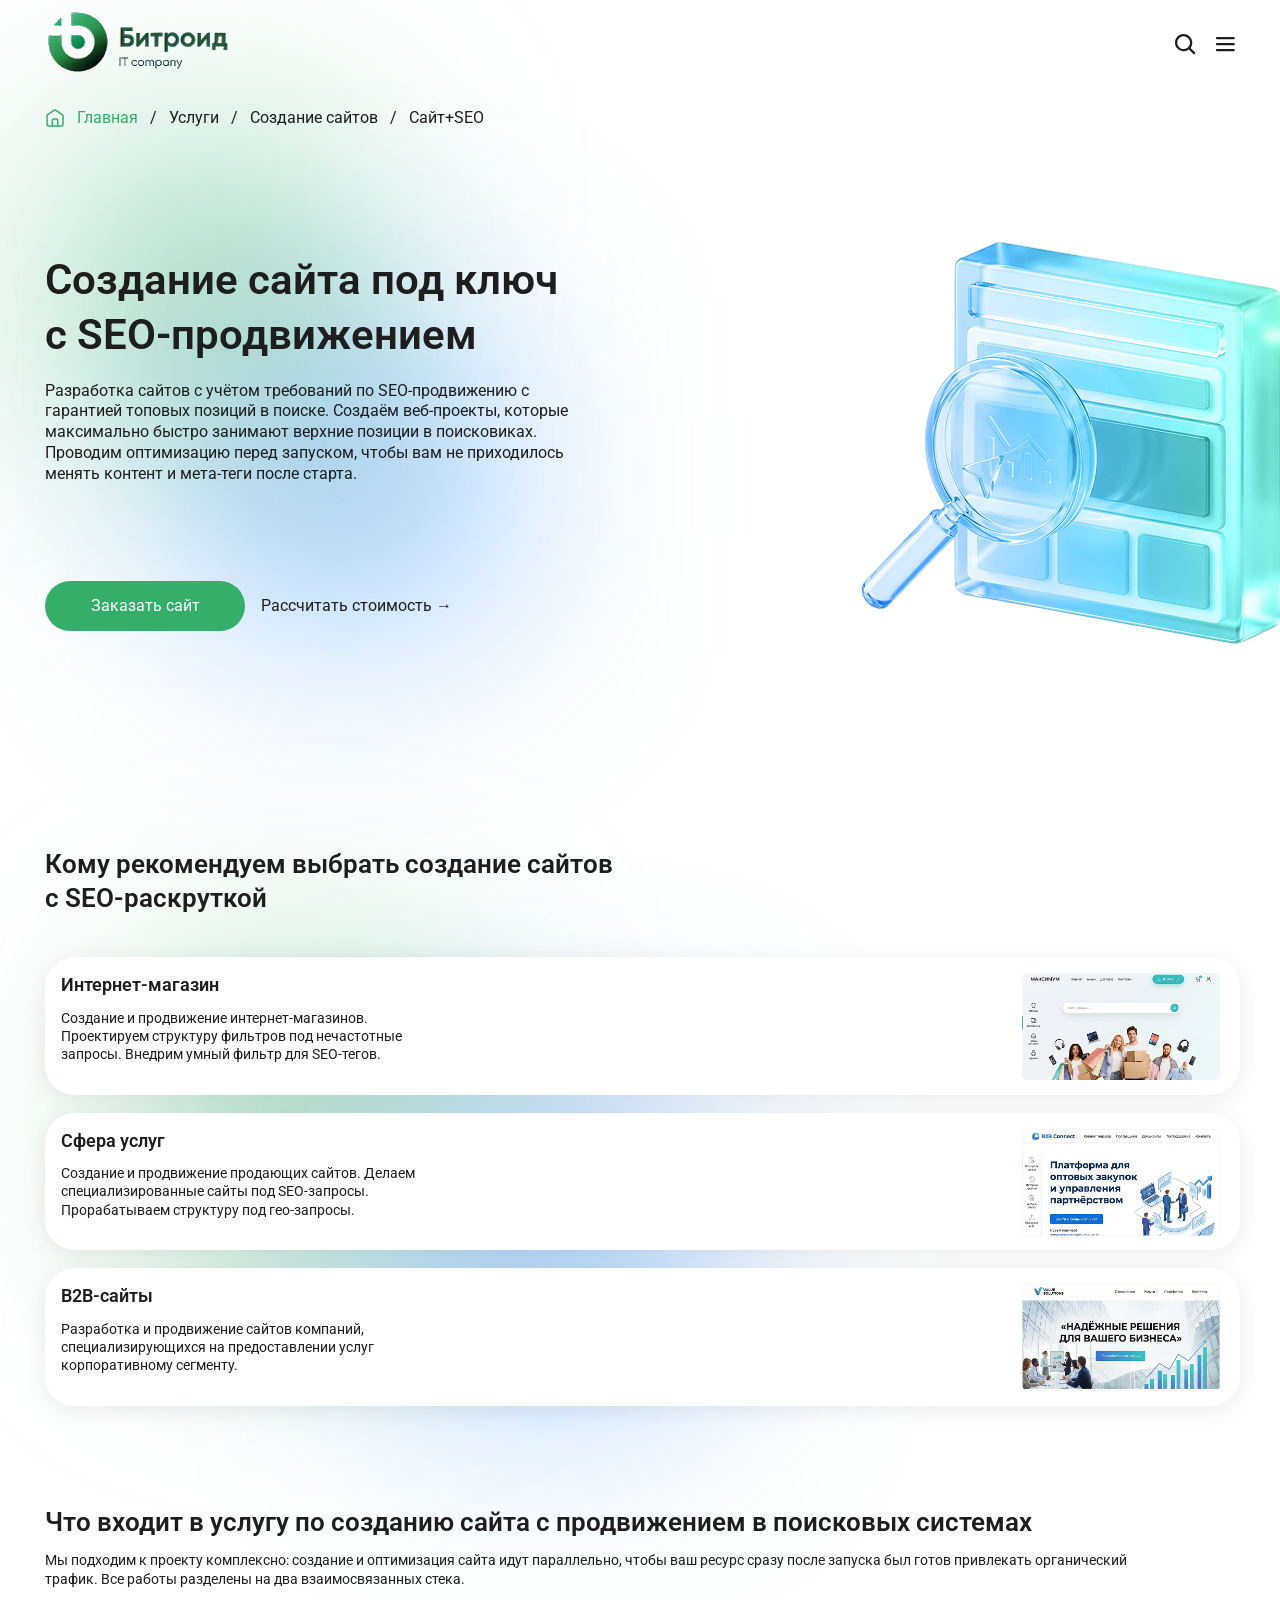
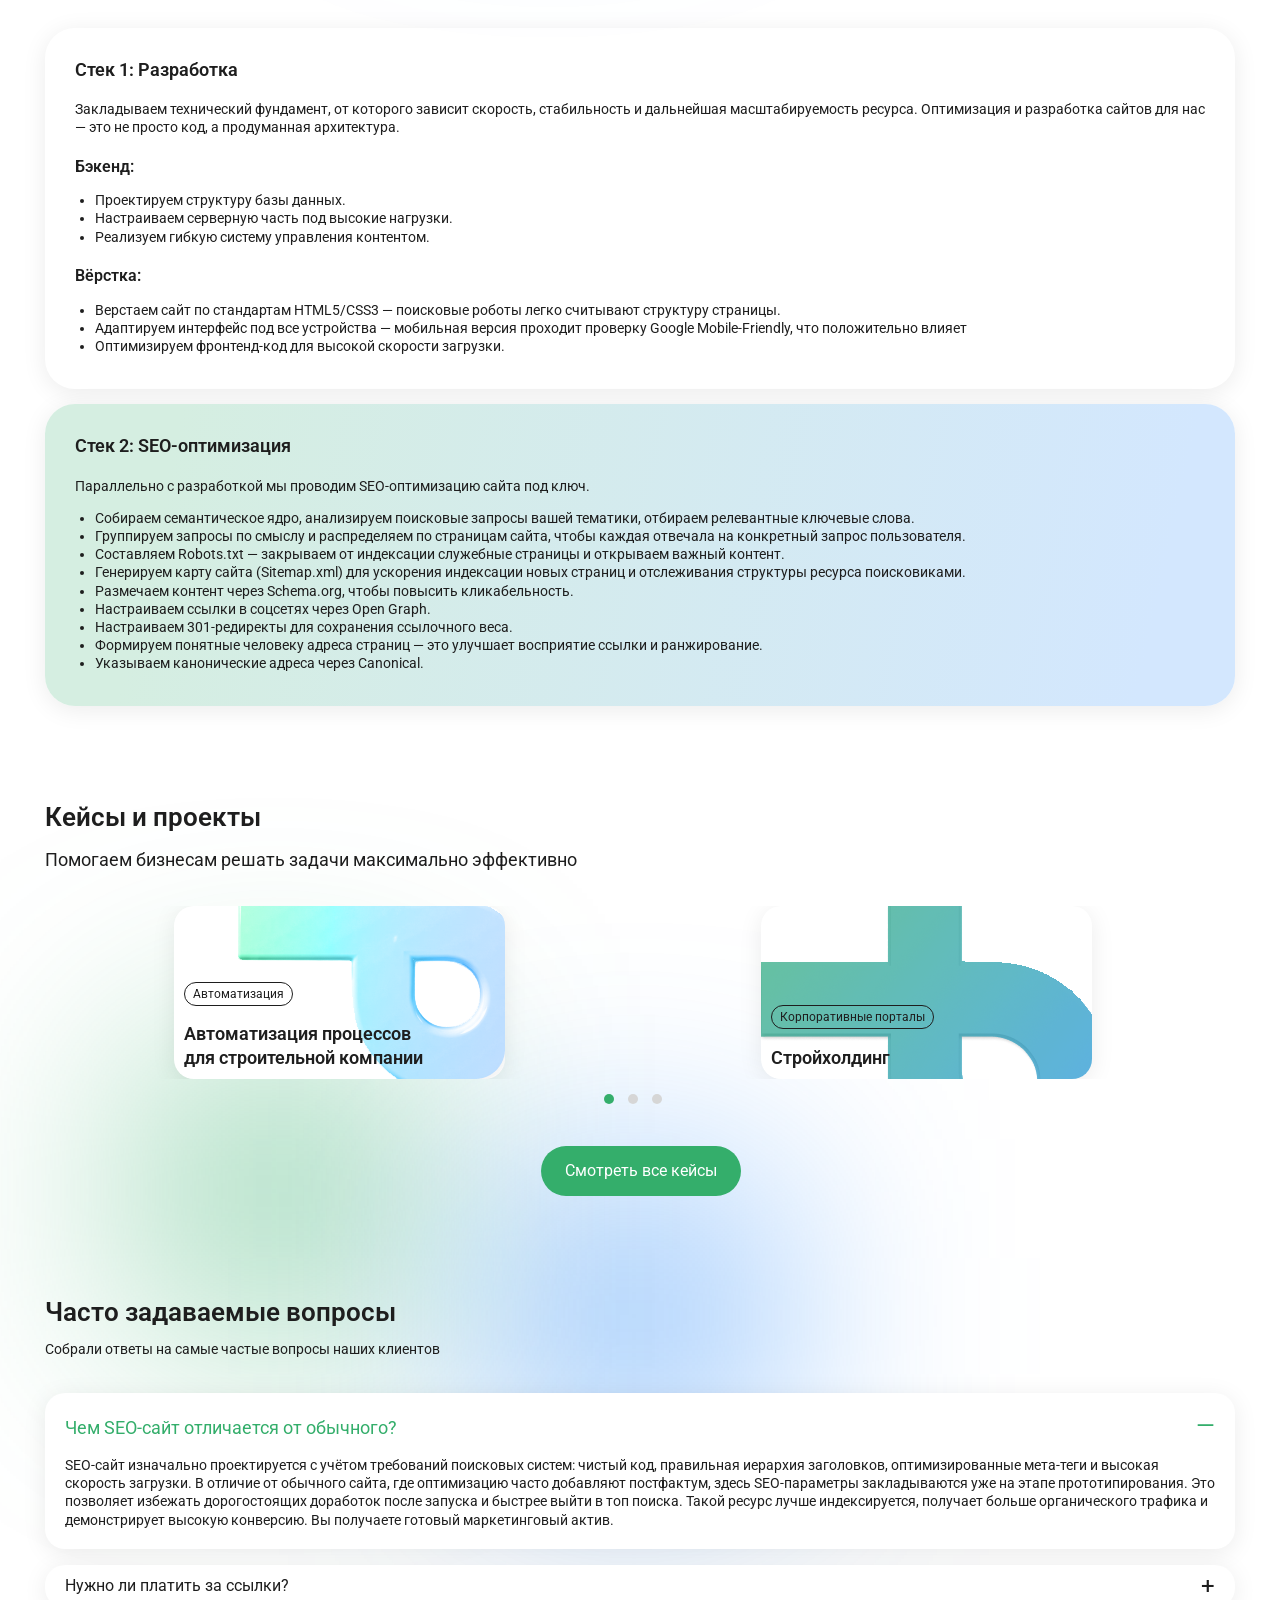
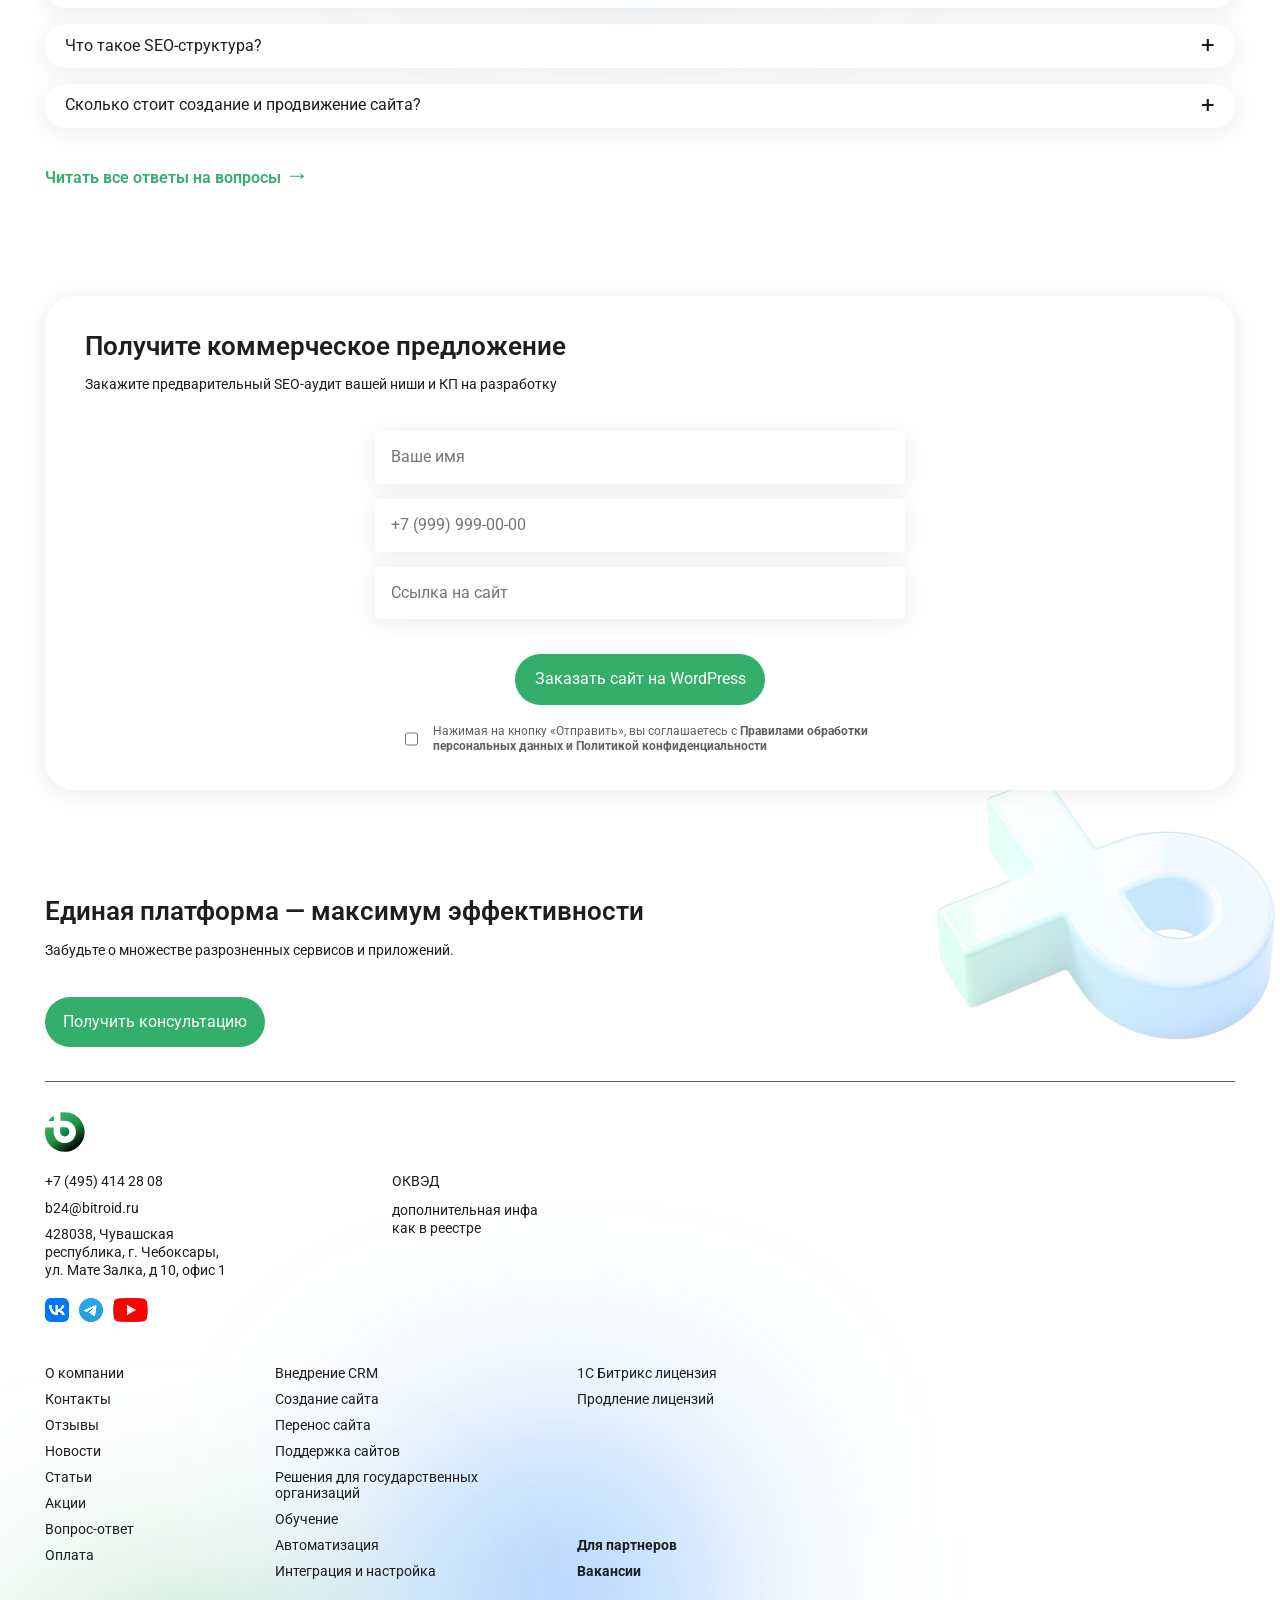
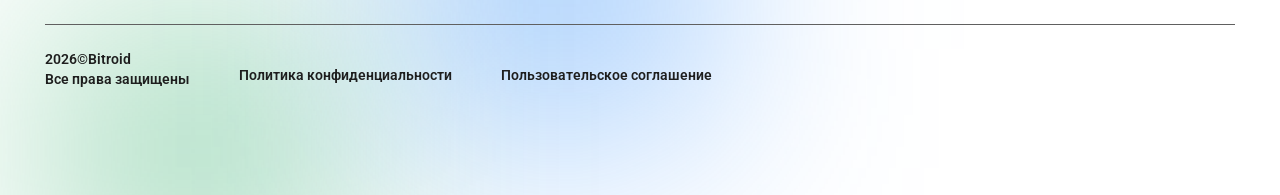
<file: index.html>
<!DOCTYPE html>
<html lang="ru">
<head>
    <meta charset="UTF-8">
    <meta name="viewport" content="width=device-width, initial-scale=1.0">
    <meta http-equiv="X-UA-Compatible" content="ie=edge">
    <link rel="preconnect" href="https://fonts.googleapis.com">
    <link rel="preconnect" href="https://fonts.gstatic.com" crossorigin>
    <link href="https://fonts.googleapis.com/css2?family=Roboto:ital,wght@0,100..900;1,100..900&display=swap" rel="stylesheet">
    <link rel="stylesheet" href="./css/normalize.css">
    <link rel="stylesheet" href="./css/typography.css">
    <link rel="stylesheet" href="./css/typography_laptop.css">
    <link rel="stylesheet" href="./css/typography_mobile.css">
    <link rel="stylesheet" href="./css/cases_carousel.css">
    <link rel="stylesheet" href="./css/header.css">
    <link rel="stylesheet" href="./css/header_laptop.css">
    <link rel="stylesheet" href="./css/header_mobile.css">
    <link rel="stylesheet" href="./css/main.css">
    <link rel="stylesheet" href="./css/main_laptop.css">
    <link rel="stylesheet" href="./css/main_mobile.css">
    <link rel="stylesheet" href="./css/footer.css">
    <link rel="stylesheet" href="./css/footer_laptop.css">
    <link rel="stylesheet" href="./css/footer_mobile.css">
    <link rel="stylesheet" href="https://cdnjs.cloudflare.com/ajax/libs/OwlCarousel2/2.3.4/assets/owl.carousel.css">
    <link rel="stylesheet" href="https://cdnjs.cloudflare.com/ajax/libs/OwlCarousel2/2.3.4/assets/owl.theme.default.min.css">
    <title>Bitrod - мегасуперкорпорация, прошу не путать с Androidом и Ведроидом</title>
</head>
<body>
<!--                                   HEADER                             -->      
<header>
    <!--                         Секция "Главное меню"                    -->    
    <section class="navigation_section">
        <a href="#" class="logo_block">
            <img src="./img/logo.png" alt="Bitroid.ru" width="198" height="64">
        </a>
        <div class="menu_block" data-isshow="0">
            <a href="#">
                Услуги
                <div class="icon_caretdown"></div>
            </a>
            <a href="#">
                Продукты
                <div class="icon_caretdown"></div>
            </a>
            <a href="#">
                <div>Готовые решения</div>
                <div class="icon_caretdown"></div>
            </a>
            <a href="#">
                <div>Кейсы и проекты</div>
                <div class="icon_caretdown"></div>
            </a>
            <a href="#">
                <div>О нас</div>
                <div class="icon_caretdown"></div>
            </a>
            <div class="icon_close"></div>
        </div>
        <div class="right_block">
            <a class="phone" href="tel:+74954142808">+7 (495) 414 28 08</a>
            <a href="#" class="search">
                <div class="icon_search"></div>
            </a>
            <div class="discuss_button">
                <button>Обсудить проект</button>
            </div>
            <div class="menu_icon_block">
                <div class="icon_menu"></div>
            </div>
        </div>
    </section>
    <!--                         Секция "Хлебные крошки"                       -->
    <section class="breadcrumb_section">
        <a href="#">
            <div class="icon_home"></div>
        </a>
        <a href="#" class="text_home">Главная</a>
        <div> / </div> 
        <a href="#">Услуги</a>
        <div> / </div> 
        <a href="#">Создание сайтов</a>
        <div> / </div>
        <a href="#">Сайт+SEO</a>
    </section>
</header>
<!--                                       MAIN                                 -->      
<main>
    <!--                   Секция "Баннер про создание сайта"                   -->
    <section class="main_section">
        <div class="blur_ellipse ellipse_blue"></div>
        <div class="blur_ellipse ellipse_green"></div>
        <div class="info_block">
            <h1>Создание сайта под ключ с SEO-продвижением</h1>
            <div class="content">Разработка сайтов с учётом требований по SEO-продвижению с гарантией топовых позиций в поиске. Создаём веб-проекты, которые максимально быстро занимают верхние позиции в поисковиках. Проводим оптимизацию перед запуском, чтобы вам не приходилось менять контент и мета-теги после старта.</div>
            <div class="buttons_block">
                <button></button>
                <a href="#">
                    <span>Рассчитать стоимость</span>
                    <span class="icon_arrow_right">→</span>
                </a>
            </div>
        </div>
    </section>
    <!--                        Секция "Кому рекомендуем?"                        -->
    <section class="recommendations_section">
        <div class="blur_ellipse ellipse_green"></div>
        <div class="blur_ellipse ellipse_blue"></div>
        <h2>Кому рекомендуем выбрать создание сайтов с SEO-раскруткой</h2>
        <div class="recommendations_items owl-theme">
            <div class="item recommendation">
                <div class="left_block">
                    <h3>Интернет-магазин</h3>
                    <div class="description desktop_text_m">Создание и продвижение интернет-магазинов. Проектируем структуру фильтров под нечастотные запросы. Внедрим умный фильтр для SEO-тегов.
                    </div>
                </div>
                <div class="image_block">
                    <img src="./img/recommendation01.jpg" alt="Интернет-магазин">
                </div>
            </div>
            <div class="item recommendation">
                <div class="left_block">
                    <h3>Сфера услуг</h3>
                    <div class="description desktop_text_m">Создание и продвижение продающих сайтов. Делаем специализированные сайты под SEO-запросы. Прорабатываем структуру под гео-запросы.
                    </div>
                </div>
                <div class="image_block">
                    <img src="./img/recommendation02.jpg" alt="Сфера услуг">
                </div>
            </div>
            <div class="item recommendation">
                <div class="left_block">                
                    <h3>B2B-сайты</h3>
                    <div class="description desktop_text_m">Разработка и продвижение сайтов компаний, специализирующихся на предоставлении услуг корпоративному сегменту.
                    </div>
                </div>
                <div class="image_block">
                    <img src="./img/recommendation03.jpg" alt="B2B-сайты">
                </div>                
            </div>            
        </div>
    </section>
    <!--                      Секция "Что входит в услугу"                           -->
    <section class="structure_section">
        <div class="title">
            <h2>Что входит в услугу по созданию сайта с продвижением в поисковых системах</h2>
            <div class="subtitle">Мы подходим к проекту комплексно: создание и оптимизация сайта идут параллельно, чтобы ваш ресурс сразу после запуска был готов привлекать органический трафик. Все работы разделены на два взаимосвязанных стека.</div>
        </div>
        <div class="stacks owl-theme">
            <div class="item stack desktop_text_l">
                <h3>Стек 1: Разработка</h3>
                <p>Закладываем технический фундамент, от которого зависит скорость, стабильность и дальнейшая масштабируемость ресурса. Оптимизация и разработка сайтов для нас — это не просто код, а продуманная архитектура.</p>
                <h4>Бэкенд:</h4>
                <ul>
                    <li>Проектируем структуру базы данных.</li>
                    <li>Настраиваем серверную часть под высокие нагрузки.</li>
                    <li>Реализуем гибкую систему управления контентом.</li>
                </ul>
                <h4>Вёрстка:</h4>
                <ul>
                    <li>Верстаем сайт по стандартам HTML5/CSS3 — поисковые роботы легко считывают структуру страницы.</li>
                    <li>Адаптируем интерфейс под все устройства — мобильная версия проходит проверку Google Mobile-Friendly, что положительно влияет</li>
                    <li>Оптимизируем фронтенд-код для высокой скорости загрузки.</li>
                </ul>
            </div>
            <div class="item stack desktop_text_l">
                <h3>Стек 2: SEO-оптимизация</h3>
                <p>Параллельно с разработкой мы проводим SEO-оптимизацию сайта под ключ.</p>
                <ul>
                    <li>Собираем семантическое ядро, анализируем поисковые запросы вашей тематики, отбираем релевантные ключевые слова.</li>
                    <li>Группируем запросы по смыслу и распределяем по страницам сайта, чтобы каждая отвечала на конкретный запрос пользователя.</li>
                    <li>Составляем Robots.txt — закрываем от индексации служебные страницы и открываем важный контент.</li>
                    <li>Генерируем карту сайта (Sitemap.xml) для ускорения индексации новых страниц и отслеживания структуры ресурса поисковиками.</li>
                    <li>Размечаем контент через Schema.org, чтобы повысить кликабельность.</li>
                    <li>Настраиваем ссылки в соцсетях через Open Graph.</li>
                    <li>Настраиваем 301-редиректы для сохранения ссылочного веса.</li>
                    <li>Формируем понятные человеку адреса страниц — это улучшает восприятие ссылки и ранжирование.</li>
                    <li>Указываем канонические адреса через Canonical.</li>
                </ul>                
            </div>
        </div>
    </section>
    <!--                                 Секция "Кейсы"                             -->    
    <section class="cases_section">
        <div class="blur_ellipse ellipse_green"></div>
        <div class="blur_ellipse ellipse_blue"></div>
        <h2>Кейсы и проекты</h2>
        <div class="subtitle">Помогаем бизнесам решать задачи максимально эффективно</div>
        <div class="carousel_wrap">
            <div class="cases_carousel owl-carousel owl-theme">
                <div class="item">
                    <div class="case case_left">
                        <a href="#" class="read_case dekstop_text_l_2">Читать кейс &gt;</a>
                        <div class="description desktop_text_m">Ускорили выполнение задач строительной компании на 20%.</div>   
                        <h3>Автоматизация процессов для строительной компании</h3>
                        <a class="tags" href="#">
                            <span class="category dekstop_links">Автоматизация</span>
                        </a>
                    </div>                
                </div>
                <div class="item">
                    <div class="case case_center">
                        <a href="#" class="read_case dekstop_text_l_2">Читать кейс &gt;</a>
                        <div class="description desktop_text_m">Ускорили выполнение задач строительной компании на 20%.</div>   
                        <h3>Стройхолдинг</h3>
                        <a class="tags" href="#">
                            <span class="category dekstop_links">Корпоративные порталы</span>
                        </a>
                    </div>                
                </div>
                <div class="item">
                    <div class="case case_right">
                        <a href="#" class="read_case dekstop_text_l_2">Читать кейс &gt;</a>
                        <div class="description desktop_text_m">Ускорили выполнение задач строительной компании на 20%.</div>   
                        <h3>Автоматизация процессов для строительной компании</h3>
                        <a class="tags" href="#">
                            <span class="category dekstop_links">Автоматизация</span>
                        </a>
                    </div>                
                </div>
                <div class="item">
                    <div class="case case_left">
                        <a href="#" class="read_case dekstop_text_l_2">Читать кейс &gt;</a>
                        <div class="description desktop_text_m">Ускорили выполнение задач строительной компании на 20%.</div>   
                        <h3>Автоматизация процессов для строительной компании</h3>
                        <a class="tags" href="#">
                            <span class="category dekstop_links">Автоматизация</span>
                        </a>
                    </div>                
                </div>
                <div class="item">
                    <div class="case case_center">
                        <a href="#" class="read_case dekstop_text_l_2">Читать кейс &gt;</a>
                        <div class="description desktop_text_m">Ускорили выполнение задач строительной компании на 20%.</div>   
                        <h3>Стройхолдинг</h3>
                        <a class="tags" href="#">
                            <span class="category dekstop_links">Корпоративные порталы</span>
                        </a>
                    </div>                
                </div>
                <div class="item">
                    <div class="case case_right">
                        <a href="#" class="read_case dekstop_text_l_2">Читать кейс &gt;</a>
                        <div class="description desktop_text_m">Ускорили выполнение задач строительной компании на 20%.</div>   
                        <h3>Автоматизация процессов для строительной компании</h3>
                        <a class="tags" href="#">
                            <span class="category dekstop_links">Автоматизация</span>
                        </a>
                    </div>                
                </div>
            </div>
        </div>
        <button>Смотреть все кейсы</button>
    </section>
    <!--                  Секция "Часто задаваемые вопросы"                  -->
    <section class="faq_section">
        <div class="blur_ellipse ellipse_green"></div>
        <div class="blur_ellipse ellipse_blue"></div>        
        <div class="blur_ellipse ellipse_green2"></div>
        <div class="blur_ellipse ellipse_blue2"></div>        
        <h2>Часто задаваемые вопросы</h2>
        <div class="subtitle">
            <div class="desktop_text_l">Собрали ответы на самые частые вопросы наших клиентов</div>
            <a href="#" class="dekstop_text_button">Читать все ответы на вопросы <span class="icon_arrow_right">→</span></a>
        </div>
        <div class="faq_accordion">
            <div class="question question_expand">
                <div class="header">
                    <div class="title question_title_expand">Чем SEO-сайт отличается от обычного?</div>
                    <div class="icon question_icon_expand">—</div>
                </div>
                <div class="description desktop_text_m" style="display: block;">SEO-сайт изначально проектируется с учётом требований поисковых систем: чистый код, правильная иерархия заголовков, оптимизированные мета-теги и высокая скорость загрузки. В отличие от обычного сайта, где оптимизацию часто добавляют постфактум, здесь SEO-параметры закладываются уже на этапе прототипирования. Это позволяет избежать дорогостоящих доработок после запуска и быстрее выйти в топ поиска. Такой ресурс лучше индексируется, получает больше органического трафика и демонстрирует высокую конверсию. Вы получаете готовый маркетинговый актив.</div>
            </div>
            <div class="question">
                <div class="header">
                    <div class="title">Нужно ли платить за ссылки?</div>
                    <div class="icon">+</div>
                </div>
                <div class="description desktop_text_m">SEO-сайт изначально проектируется с учётом требований поисковых систем: чистый код, правильная иерархия заголовков, оптимизированные мета-теги и высокая скорость загрузки. В отличие от обычного сайта, где оптимизацию часто добавляют постфактум, здесь SEO-параметры закладываются уже на этапе прототипирования. Это позволяет избежать дорогостоящих доработок после запуска и быстрее выйти в топ поиска. Такой ресурс лучше индексируется, получает больше органического трафика и демонстрирует высокую конверсию. Вы получаете готовый маркетинговый актив.</div>
            </div>
            <div class="question">
                <div class="header">
                    <div class="title">Что такое SEO-структура?</div>
                    <div class="icon">+</div>
                </div>
                <div class="description desktop_text_m">SEO-сайт изначально проектируется с учётом требований поисковых систем: чистый код, правильная иерархия заголовков, оптимизированные мета-теги и высокая скорость загрузки. В отличие от обычного сайта, где оптимизацию часто добавляют постфактум, здесь SEO-параметры закладываются уже на этапе прототипирования. Это позволяет избежать дорогостоящих доработок после запуска и быстрее выйти в топ поиска. Такой ресурс лучше индексируется, получает больше органического трафика и демонстрирует высокую конверсию. Вы получаете готовый маркетинговый актив.</div>
            </div>
            <div class="question">
                <div class="header">
                    <div class="title">Сколько стоит создание и продвижение сайта?</div>
                    <div class="icon">+</div>
                </div>
                <div class="description desktop_text_m">SEO-сайт изначально проектируется с учётом требований поисковых систем: чистый код, правильная иерархия заголовков, оптимизированные мета-теги и высокая скорость загрузки. В отличие от обычного сайта, где оптимизацию часто добавляют постфактум, здесь SEO-параметры закладываются уже на этапе прототипирования. Это позволяет избежать дорогостоящих доработок после запуска и быстрее выйти в топ поиска. Такой ресурс лучше индексируется, получает больше органического трафика и демонстрирует высокую конверсию. Вы получаете готовый маркетинговый актив.</div>
            </div>
        </div>
    </section>
    <!--                  Секция "Получить коммерческое предложение"               -->
    <section class="getoffer_section">
        <div class="getoffer_block">
            <div class="getoffer_form">
                <h2>Получите коммерческое предложение</h2>
                <div class="subtitle desktop_text_l">Закажите предварительный SEO-аудит вашей ниши и КП на разработку</div>
                <div class="feedback">
                    <input type="text" placeholder="Ваше имя" class="your_name">
                    <input type="text" placeholder="+7 (999) 999-00-00" class="your_phone">
                    <input type="text" placeholder="Ссылка на сайт" class="link_site">
                    <div class="send_button">
                        <button></button>
                    </div>  
                    <div class="getoffer_checkbox">
                        <input type="checkbox" id="getoffer_confirm">
                        <label for="getoffer_confirm">Нажимая на кнопку «Отправить», вы соглашаетесь с <b>Правилами обработки персональных данных и Политикой конфиденциальности</b></label>
                    </div>
                </div>
            </div>
        </div>
    </section>    
</main>
<!--                                       FOOTER                               -->  
<footer>
    <div class="blur_ellipse ellipse_green"></div>
    <div class="blur_ellipse ellipse_blue"></div>    
    <div class="get_consultation">
        <div class="title">
            <h2>Единая платформа — максимум эффективности</h2>
            <div class="desktop_text_l">Забудьте о множестве разрозненных сервисов и приложений.</div>
        </div>        
        <div class="buttons">
            <button>Получить консультацию</button>
        </div>
    </div>
    <div class="bottom_menu">
        <div class="logo">
            <img src="./img/logo.svg" alt="Bitrod" width="40" height="40">
        </div>
        <div class="info_data">
            <a href="tel:+74954142808" class="phone dekstop_text_s">+7 (495) 414 28 08</a>
            <a href="emailto:b24@bitroid.ru" class="email dekstop_text_s">b24@bitroid.ru</a>
            <div class="adress dekstop_text_s">428038, Чувашская республика, г. Чебоксары, ул. Мате Залка, д 10, офис 1</div>
        </div>
        <div class="social_media">
            <a href="#" target="_blank"><img src="./img/vk.png" alt="ВКонтакте" width="24" height="24"></a>
            <a href="#" target="_blank"><img src="./img/telegram.png" alt="Телеграм" width="24" height="24"></a>
            <a href="#" target="_blank"><img src="./img/youtube.png" alt="YouTube" width="35" height="24"></a>
        </div>
        <div class="column1_block">
            <a href="#">О компании</a>
            <a href="#">Контакты</a>
            <a href="#">Отзывы</a>
            <a href="#">Новости</a>
            <a href="#">Статьи</a>
            <a href="#">Акции</a>
            <a href="#">Вопрос-ответ</a>
            <a href="#">Оплата</a>
        </div>
        <div class="column2_block">
            <a href="#">Внедрение CRM</a>
            <a href="#">Создание сайта</a>
            <a href="#">Перенос сайта</a>
            <a href="#">Поддержка сайтов</a>
            <a href="#">Решения для государственных организаций</a>
            <a href="#">Обучение</a>
            <a href="#">Автоматизация</a>
            <a href="#">Интеграция и настройка</a>
        </div>
        <div class="column3_block">
            <div class="top_lines">
                <a href="#">1С Битрикс лицензия</a>
                <a href="#">Продление лицензий</a>
            </div>
            <div class="bottom_lines">
                <a href="#"><b>Для партнеров</b></a>
                <a href="#"><b>Вакансии</b></a>
            </div>
        </div>
        <div class="column4_block">
            <a href="#">ОКВЭД</a>
            <a href="#">дополнительная инфа как в реестре</a>
        </div>
    </div>
    <div class="bottom_copyright">
        <div class="column1_block">
            <a href="#">
                <p>2026©Bitroid</p>
                <p>Все права защищены</p>
            </a>
        </div>
        <div class="column2_block">
            <a href="#">Политика конфиденциальности</a>
        </div>
        <div class="column3_block">
            <a href="#">Пользовательское соглашение</a>
        </div>        
    </div>
</footer>
<span id="bp_mobile" class="bp_checking"></span>
<span id="bp_tablet" class="bp_checking"></span>
<span id="bp_desktop" class="bp_checking"></span>
<script src="https://ajax.googleapis.com/ajax/libs/jquery/3.6.3/jquery.min.js"></script>
<script src="https://cdnjs.cloudflare.com/ajax/libs/OwlCarousel2/2.3.4/owl.carousel.min.js"></script>
<script src="./js/common.js"></script>
<script src="./js/main.js"></script>
</body>
</html>
</file>
<file: css/typography.css>
html {
    box-sizing: border-box;
    --color_deep_gray: #1E1E1E;
    --color_green_1: #34AE6B;
    --color_blue_blur: #2587F9;
    --color_gray: #606060;
    font-size: 16px;
}

*,
*::before,
*::after {
    box-sizing: inherit;
}

a:link, a:visited, a:hover, a:active {
    text-decoration: none;
    color: var(--color_deep_gray);
}

a:hover, a:active, button:hover {
    opacity: 0.7;
}

body {
    margin: 0;
    font-family: "Roboto", sans-serif;
    background-color: white;
    color: var(--color_deep_gray);
    font-size: 1rem;
}

button {
    background: var(--color_green_1);
    color: white;
    border-radius: 3.75rem;
    border: none;
    padding-top: 1rem;
    padding-bottom: 1rem;
    cursor: pointer;
}

section {
    width: 100%;
}

header, main, footer {
    padding: 0 3.75rem;
    max-width: 90rem;
    margin: 0 auto;
}

main {
    padding: 0 0 100px 60px;
}

h1, h2, h3, h4 {
    margin: 0;
    font-family: 'Roboto';
    font-style: normal;
    font-weight: 600;
    line-height: 130%;    
}

h1 {
    position: relative;
    font-size: 64px;
}

h2 {
    font-size: 40px;
}

h3 {
    font-size: 24px;
}

h4 {
    font-size: 18px;
}

ul, li {
    font-weight: 400;
    font-size: 18px;
    line-height: 130%;
}

ul {
    padding-left: 30px;
}

input[type="text"] {
    padding: 16px 16px;
    color: var(--color_gray);
    background: white;
    width: 100%;
    box-shadow: 0px 4px 25px rgba(1, 8, 3, 0.08);
    border-radius: 4px;
    border: none;
    font-family: 'Roboto';
    font-style: normal;
    font-weight: 400;
    font-size: 16px;
    line-height: 130%;
}

input[type="checkbox"] {
    accent-color: var(--color_green_1);
    width: 20px;
    height: 20px;
    padding-left: 5px;
    cursor: pointer;
}

.blur_ellipse {
    content: "";
    position: absolute;
    width: 300px;
    height: 300px;
    filter: blur(150px);
    z-index: -1;
}

.desktop_text_l {
    font-style: normal;
    font-weight: 400;
    font-size: 18px;
    line-height: 130%;
}

.desktop_text_m {
    font-style: normal;
    font-weight: 400;
    font-size: 16px;
    line-height: 130%;
}

.dekstop_text_l_2 {
    font-style: normal;
    font-weight: 600;
    font-size: 18px;
    line-height: 130%;
}

.dekstop_text_s {
    font-style: normal;
    font-weight: 400;
    font-size: 14px;
    line-height: 130%;
}

.dekstop_links {
    font-style: normal;
    font-weight: 400;
    font-size: 12px;
    line-height: 130%;
}

.dekstop_text_button {
    font-style: normal;
    font-weight: 600;
    font-size: 16px;
    line-height: 110%;
}

.bp_checking { display:none; }

@media only screen and (max-width:767px) {
	#bp_mobile { display:block; }
}

@media only screen and (min-width:768px) and (max-width:1439px) {
	#bp_tablet { display:block; }
}

@media only screen and (min-width:1440px) {
	#bp_desktop { display:block; }
}
</file>
<file: css/typography_laptop.css>
@media screen and (max-width: 1439px) 
{

ul, li {
    font-size: 14px;
}

ul {
    padding-left: 20px;
}

h1 {
    font-size: 42px;
    line-height: 130%;
}

h2 {
    font-size: 26px;
    line-height: 130%;
}

h3 {
    font-size: 18px;
    line-height: 130%;
}

h4 {
    font-size: 16px;
    line-height: 130%;
}

.blur_ellipse {
    width: 190px;
    height: 190px;
    filter: blur(130px);
}

.desktop_text_l {
    font-size: 14px;
}

.dekstop_text_s {
    font-style: normal;
    font-weight: 400;
    font-size: 14px;
    line-height: 130%;
}

.desktop_text_m {
    font-size: 14px;
    line-height: 130%;    
}

}
</file>
<file: css/typography_mobile.css>
@media screen and (max-width: 767px) 
{

h1 {
    font-size: 24px;
}

h2 {
    font-size: 20px;
}

h3 {
    font-size: 16px;
}

.blur_ellipse {
    width: 100px;
    height: 100px;
    filter: blur(85px);
}

}
</file>
<file: css/cases_carousel.css>
.carousel-wrap {
    width: 1192px;
    margin: auto;
    position: relative;
}

.owl-carousel .owl-nav {
    overflow: hidden;
    height: 0px;
}

.owl-theme .owl-dots .owl-dot.active span,
.owl-theme .owl-dots .owl-dot:hover span {
    background: var(--color_green_1) !important; 
}


.owl-carousel .item {
    text-align: center;
}

.owl-carousel .nav-btn {
    height: 44px;
    position: absolute;
    width: 44px;
    cursor: pointer;
    top: 143px !important;
}

.owl-carousel .owl-prev.disabled,
.owl-carousel .owl-next.disabled {
    pointer-events: none;
    opacity: 0.2;
}

.owl-carousel .prev-slide {
    background: url('../img/nav-icon.png') no-repeat scroll 0 0;
    left: -64px;
    box-shadow: 0px 4px 25px rgba(1, 8, 3, 0.08);
}

.owl-carousel .next-slide {
    background: url('../img/nav-icon.png') no-repeat scroll -44px 0px;
    right: -64px;
    box-shadow: 0px 4px 25px rgba(1, 8, 3, 0.08);
}

.owl-carousel .prev-slide:hover {
    background-position: 0px -44px;
}

.owl-carousel .next-slide:hover {
    background-position: -44px -44px;
}

span.img-text {
    text-decoration: none;
    outline: none;
    transition: all 0.4s ease;
    -webkit-transition: all 0.4s ease;
    -moz-transition: all 0.4s ease;
    -o-transition: all 0.4s ease;
    cursor: pointer;
    width: 100%;
    font-size: 23px;
    display: block;
    text-transform: capitalize;
}

span.img-text:hover {
    color: #2caae1;
}
</file>
<file: css/header.css>
.navigation_section {
    align-items: center;
    display: flex; 
    justify-content: space-between;
}

.navigation_section > .logo_block {
    display: block;
    padding-top: 10px;
    padding-bottom: 10px;
}
.navigation_section > a:hover {
    opacity: initial;
} 

.navigation_section > .menu_block {
    display: flex;
    justify-content: flex-start;
    padding-right: 40px;
    gap: 28px;
    align-items: center;
}

.navigation_section > .menu_block > a {
    display: flex;
    justify-content: flex-start;
    align-items: center;
    gap: 6px;
}

.navigation_section > .right_block {
    display: flex;
    justify-content: space-between;
    align-items: center;
    gap: 24px;
}

.right_block > .discuss_button {
    text-align: center;
}

.discuss_button button {
    padding-left: 37px;
    padding-right: 37px;
}

.icon_caretdown {
    content: "";
    width: 10px;
    height: 6px;
    background-image: url([data-uri]);
    background-repeat: no-repeat;
}

.icon_search {
    content: "";
    width: 21px;
    height: 21px;
    background-image: url([data-uri]);
    background-repeat: no-repeat;
}

.icon_home {
    content: "";
    width: 20px;
    height: 20px;
    background-image: url([data-uri]);
    background-repeat: no-repeat;
}

.icon_menu {
    content: "";
    width: 19px;
    height: 15px;
    background-image: url([data-uri]);
    background-repeat: no-repeat;
}

.icon_close {
    display: none;
    cursor: pointer;
    content: "";
    position: absolute;
    top: 10px;
    right: 10px;
    width: 19px;
    height: 19px;
    background-image: url([data-uri]);
    background-repeat: no-repeat;
    z-index: 2;
}

.text_home {
    color: var(--color_green_1) !important;
}

.breadcrumb_section {
    display: flex;
    padding: 20px 0;
    justify-content: start;
    align-items: center;
    gap: 12px 12px;
}

.right_block > .menu_icon_block {
    display: none;
}
</file>
<file: css/header_laptop.css>
@media screen and (max-width: 1439px) 
{

header {
    padding-left: 45px;
    padding-right: 45px;
}    

/* .navigation_section > .menu_block {
    display: none;
} */

.navigation_section > .menu_block {
    display: none;
    position: absolute;
    top: 0px;
    right: 0px;
    width: 200px;
    height: 250px;
    background-color: white;
    padding: 20px;
    z-index: 1;
    flex-direction: column;
    align-items: start;
    box-shadow: 0px 4px 25px rgba(1, 8, 3, 0.08);
    border-radius: 20px;
}

.navigation_section > .menu_block > .icon_close {
    display: block;
}

.navigation_section > .right_block {
    gap: 20px;
}

.right_block > .discuss_button {
    display: none;
}

.right_block > .phone {
    display: none;
}

.right_block > .menu_icon_block {
    display: block;
}

}
</file>
<file: css/header_mobile.css>
@media screen and (max-width: 767px) 
{

header {
    padding-left: 16px;
    padding-right: 18px;
} 

.navigation_section > .logo_block > img {
    width: 86px;
    height: 28px;
}

header > .breadcrumb_section {
    font-size: 14px;
    flex-wrap: wrap;
    gap: 2px 10px;
    padding-top: 10px;
    padding-bottom: 10px;
}

}
</file>
<file: css/main.css>
.main_section {
    height: 800px;
    position: relative;
    background: url('../img/chart_dynamic.png') right center no-repeat;
    padding-top: 200px;
}

.main_section > .ellipse_blue {
    left: 440px;
    top: 473px;
    background: var(--color_blue_blur);

}

.main_section > .ellipse_green {
    left: 105px;
    top: 273px;
    background: var(--color_green_1);
}

.main_section > .info_block {
    position: relative;
    width: 797px;
    height: 420px;
}

.main_section > .info_block > .content {
    font-size: 16px;
    line-height: 130%;    
    margin-top: 24px;
    height: 170px;
    overflow: hidden;
}

.main_section > .info_block > .buttons_block {
    display: flex;
    justify-content: left;
    align-items: center;
    gap: 16px;
}

.buttons_block > .icon_arrow_right {
    font-size: 30px;

}
.buttons_block > button {
    width: 200px;
}

.buttons_block > button::after {
    content: 'Заказать';
}

.recommendations_section {
    position: relative;
    height: 732px;
    padding-top: 150px;
    padding-right: 60px;
}

.recommendations_section > .ellipse_green {
    left: 305px;
    top: 397px;
    background: var(--color_green_1);
}

.recommendations_section > .ellipse_blue {
    left: 738px;
    top: 459px;
    background: var(--color_blue_blur);
}

.recommendations_section > h2 {
    position: relative;
    display: block;
    width: 871px;
    height: 104px;
    margin-bottom: 60px;
}

.recommendations_items {
    display: flex;
    justify-content: center;
    align-items: center;
    gap: 24px;
}

.recommendation {
    width: 424px;
    padding: 30px 20px;
    height: 418px;
    border-radius: 30px;
    background-color: white;
    box-shadow: 0px 4px 25px rgba(1, 8, 3, 0.08);    
}

.recommendation > .left_block {
    overflow: hidden;
    height: 160px;
}

.recommendation > .left_block > .description {
    padding-top: 12px;
}

.structure_section {
    padding-top: 150px;
    padding-right: 60px;
}

.structure_section > .title {
    padding-right: 235px;
    height: 230px;
}

.structure_section > .title > h2 {
    margin-bottom: 20px;    
}

.structure_section > .title > .subtitle {
font-size: 18px;
line-height: 130%;
}

.structure_section > .stacks {
    display: flex;
    justify-content: space-between;
    align-items: center;    
}

.stacks > .stack {
    width: 648px;
    height: 600px;
    box-shadow: 0px 4px 25px rgba(1, 8, 3, 0.08);
    border-radius: 30px;
    padding: 30px;
}

.stacks > .stack:last-child {
    background: linear-gradient(282.56deg, #D3E7FE 7.81%, #D5EEE1 89.18%);    
}

.stacks > .stack > h3 {
    padding-bottom: 10px;
}

.cases_section {
    position: relative;
    padding-top: 150px;
    padding-right: 60px;
    height: 665px;
}

.cases_section > h2 {
    padding-bottom: 25px;
}

.cases_section > .subtitle {
    font-size: 18px;
}

.cases_section > button {
    position: absolute;
    width: 200px;
    top: 195px;
    right: 60px;
}

.cases_section .ellipse_green {
    left: 134px;
    top: 390px;
    background: var(--color_green_1);
}

.cases_section .ellipse_blue {
    left: 494px;
    top: 515px;
    background: var(--color_blue_blur);
}

.carousel_wrap {
    width: 100%;
    margin-top: 60px;
    margin-left: 60px;
}

.cases_carousel {
    max-width: 1192px;
    width: 100%;
}

.cases_carousel .item {
    height: 330px;
    display: flex;
    align-items: center;
    justify-content: center;
}

.case {
    width: 378px;
    height: 292px;    
    border-radius: 30px;
    padding: 20px 60px 20px 24px;
    display: flex;
    flex-direction: column-reverse;
    text-align: left;
    box-shadow: 0px 4px 25px rgba(1, 8, 3, 0.08);
    transition: 0.15s ease;
}

.case_left {
    background: url('../img/cases01.png') right bottom no-repeat #FFFFFF;    
}

.case_center {
    background: url('../img/cases02.png') right top no-repeat #FFFFFF;
}

.case_right {
    background: url('../img/cases03.png') left top no-repeat #FFFFFF;    
}

.case:hover {
    width: 400px;    
    height: 330px;
    box-shadow: 0px 4px 30px rgba(255, 255, 255, 0.1);
}

.case_left:hover {
    background-image: url('../img/cases01.png'), linear-gradient(98.54deg, #34AE6B 3.22%, #2587F9 86.86%);
    background-repeat: no-repeat, no-repeat;
    background-position: right bottom, left top;     
}

.case_center:hover {
    background-image: url('../img/cases02.png'), linear-gradient(98.54deg, #34AE6B 3.22%, #2587F9 86.86%);
    background-repeat: no-repeat, no-repeat;
    background-position: right top, left top;
}

.case_right:hover {
    background-image: url('../img/cases03.png'), linear-gradient(98.54deg, #34AE6B 3.22%, #2587F9 86.86%);
    background-repeat: no-repeat, no-repeat;
    background-position: left top, left top;
}

.case:hover > h3, .case:hover > .tags > .category {
    color: white;
}

.case:hover > .tags > .category {
    border-color: white;
}

.case:hover > .description, .case:hover > .read_case {
    display: block;
}

.category {
    border: 1px solid var(--color_deep_gray);
    border-radius: 30px;
    padding: 4px 8px;
}

.case > .tags {
    display: block;
    margin-bottom: 20px;
}

.case > .description {
    margin-top: 12px;
    margin-bottom: 12px;
    color: white;
    display: none;
}

.case > .read_case {
    margin-bottom: 25px;
    color: white;
    display: none;
}

.faq_section {
    position: relative;
    padding-top: 150px;
    padding-right: 60px;
    background: url('../img/faq_background.png') calc(100% - 60px) 220px no-repeat;
}

.faq_section > .ellipse_blue {
    display: none;
    background: var(--color_blue_blur);
}

.faq_section > .ellipse_green {
    display: none;
    background: var(--color_green_1);    
}

.faq_section > .ellipse_blue2 {
    display: none;
    background: var(--color_blue_blur);
}

.faq_section > .ellipse_green2 {
    display: none;
    background: var(--color_green_1);
}

.faq_section > h2 {
    margin-bottom: 20px;
}

.faq_section > .subtitle {
    display: flex;
    justify-content: space-between;
    align-items: center;
    width: 100%;
}
.faq_section > .subtitle .icon_arrow_right {
    font-size: 24px;
}

.faq_accordion {
    width: 760px;
    margin-top: 35px;
    display: flex;
    justify-content: flex-start;
    flex-direction: column;
    gap: 16px;
}

.faq_accordion > .question {
    width: 100%;
    padding: 20px 40px 20px 40px;
    background-color: white;
    box-shadow: 0px 4px 25px rgba(1, 8, 3, 0.08);
    border-radius: 20px;
}

.question_expand {
    padding-top: 40px !important;
    padding-bottom: 40px !important;
}

.question_title_expand {
    color: var(--color_green_1) !important;
}

.question_icon_expand {
    color: var(--color_green_1) !important;
}

.question > .header {
    display: flex;
    justify-content: space-between;
    align-items: center;
    cursor: pointer;    
}

.question > .header > .title {
    width: 515px;
    font-size: 18px;
    line-height: 130%;
}

.question > .header > .icon {
    font-size: 32px;
}

.question > .description {
    display: none;
    margin-top: 10px;
}

.getoffer_section {
    padding-top: 65px;
    padding-right: 60px;
}

.getoffer_section > .getoffer_block {
    height: 560px;
    box-shadow: 0px 4px 25px rgba(1, 8, 3, 0.08);
    border-radius: 30px;
    background: url('../img/get_offer.png') left top no-repeat;
    display: flex;
    justify-content: right;
}

.getoffer_block > .getoffer_form {
    width: 730px;
    padding-top: 40px;
    padding-right: 60px;
}

.getoffer_form > h2 {
    /* line-height: 47px; */
    line-height: 120%;
}

.getoffer_form > .subtitle {
    margin-top: 20px;
    margin-bottom: 60px;
}

.feedback {
    display: grid;
    row-gap: 15px;
    column-gap: 17px;
    grid-template-columns: 1fr 1fr;
    grid-template-rows: auto auto auto auto;
    grid-template-areas:
    "your_name your_phone"
    "link_site link_site"
    "send_button send_button"
    "getoffer_checkbox getoffer_checkbox"
}

.feedback > .your_name {
    grid-area: your_name;
}

.feedback > .your_phone {
    grid-area: your_phone;
}

.feedback > .link_site {
    grid-area: link_site;
}

.feedback > .send_button {
    grid-area: send_button;
    text-align: center;
}

.feedback button {
    width: 225px;
    margin: 20px auto 26px auto;
}

.feedback button::after {
    content: 'Получить консультацию';
}

.getoffer_checkbox {
    grid-area: getoffer_checkbox;
}

.getoffer_form label {
    max-width: 560px;
    font-weight: 400;
    font-size: 12px;
    line-height: 130%;
    display: block;
    color: var(--color_gray);
    cursor: pointer;
}

.getoffer_form .getoffer_checkbox {
    display: flex;
    justify-content: left;
    align-items: center;
    gap: 15px;
}
</file>
<file: css/main_laptop.css>
@media screen and (max-width: 1439px) 
{

main {
    padding-left: 45px;
    padding-right: 0;
    padding-bottom: 0;
}    

.main_section {
    height: 600px;
    padding-top: 105px;
    background-image: url('../img/chart_dynamic_laptop.png');
    background-position-y: top;    
}

.main_section > .info_block {
    width: 525px;
}

.main_section > .ellipse_blue {
    left: 207px;
    top: 233px;
}

.main_section > .ellipse_green {
    left: 68px;
    top: 52px;
}

.main_section > .info_block > .content {
    margin-top: 18px;
    font-size: 16px;
}

.main_section > .info_block > .content {
    height: 200px;
}

.buttons_block > button::after {
    content: 'Заказать сайт';
}

.recommendations_section {
    height: auto;
    padding-top: 100px;
    padding-right: 40px;
}

.recommendations_section > h2 {
    width: 573px;
    margin-bottom: 5px;
}

.recommendations_section > .ellipse_green {
    left: 166px;
    top: 286px;
}

.recommendations_section > .ellipse_blue {
    left: 409px;
    top: 401px;
}

.recommendations_section > .recommendations_items {
    display: flex;
    flex-direction: column;
    gap: 18px;
}

.recommendation {
    width: 100%;
    height: auto;
    padding: 16px 20px 10px 16px;
    display: flex;
    justify-content: space-between;
}

.recommendation > .left_block {
    width: 380px;
    height: auto;
}

.recommendation > .image_block > img {
    width: 198px;
    height: 107px;
}

.structure_section {
    padding-top: 100px;
    padding-right: 45px;
}

.structure_section > .title {
    padding-right: 70px;
    height: auto;
}

.structure_section > .title > h2 {
    margin-bottom: 12px;
}

.structure_section > .title > .subtitle {
    font-size: 14px;
}

.structure_section > .stacks {
    flex-direction: column;
    padding-top: 40px;
    gap: 15px;
}

.stacks > .stack {
    width: 100%;
    height: auto;
    padding-right: 25px;
    padding-bottom: 20px;;
}

.stacks > .stack > h3 {
    padding-bottom: 5px;
}

.structure_section h4 {
    margin-top: 20px;
}

.cases_section {
    padding-top: 95px;
    height: 490px;
}

.cases_section > h2 {
    padding-bottom: 15px;
}

.carousel_wrap {
    margin-top: 35px;
    margin-left: 0;
    /* width: 678px; */
    width: 100%;
}

.nav-btn {
    display: none;
}

.cases_carousel .item {
    height: 173px;
}

.case {
    width: 331px;
    height: 173px;    
    border-radius: 20px;
    padding-left: 10px;
    padding-bottom: 10px;
}

case:hover {
    width: 331px;    
    height: 173px;
    box-shadow: none;
}

.case_left:hover {
    background: url('../img/cases01.png') right bottom no-repeat #FFFFFF;    
}

.case_center:hover {
    background: url('../img/cases02.png') right top no-repeat #FFFFFF;
}

.case_right:hover {
    background: url('../img/cases03.png') left top no-repeat #FFFFFF;    
}

.cases_buttons {
    text-align: center;
}

.cases_section > button {
    top: auto;
    bottom: 0px;
    right: calc(50% - 78px);
    
}

.faq_section {
    padding-top: 100px;
    background-image: none;
    padding-right: 45px;
    margin-bottom: 58px;
}

    
.faq_section > h2 {
    margin-bottom: 10px;
}

.faq_accordion {
    width: 100%;
}

.faq_accordion > .question {
    padding: 8px 20px 8px 20px;
    
}

.question > .header > .title {
    font-size: 16px;
}

.question > .header > .icon {
    font-size: 24px;
}

.question_expand {
    padding-top: 20px !important;
    padding-bottom: 20px !important;
}

.question_title_expand {
    font-size: 18px !important;
    color: var(--color_green_1) !important;
}

.question_icon_expand {
    color: var(--color_green_1) !important;
}

.question > .description {
    margin-top: 15px;
} 

.dekstop_text_button {
    position: absolute;
    bottom: -59px;
    left: 0;
    color: var(--color_green_1) !important;
}

.getoffer_section {
    padding-top: 110px;
    padding-right: 45px;
}

.getoffer_section > .getoffer_block {
    background-image: none;
    padding: 35px 40px;
    height: auto;
}

.getoffer_block > .getoffer_form {
    width: 100%;
    padding-top: 0;
    padding-right: 0;
}

.getoffer_form > .subtitle {
    margin-top: 13px;
    margin-bottom: 38px;
}

.feedback {
    max-width: 530px;
    margin: 0 auto;
    grid-template-columns: 1fr;
    grid-template-rows: auto auto auto auto auto;
    grid-template-areas:
    "your_name"
    "your_phone"
    "link_site"
    "send_button"
    "getoffer_checkbox"
    
}

.feedback button {
    margin-top: 20px;
    margin-bottom: 4px;
    width: 250px;
}

.feedback button::after {
    content: 'Заказать сайт на WordPress';
}

.getoffer_form .getoffer_checkbox {
    /* margin-left: 35px; */
    margin: 0 auto;
    max-width: 470px;
} 

}
</file>
<file: css/main_mobile.css>
@media screen and (max-width: 767px) 
{

main {
    padding-left: 0;
}
    
.main_section {
    padding-left: 14px;
    padding-right: 14px;
    padding-top: 80px;
    background-image: url('../img/chart_dynamic_mobile.png');
    background-position-y: 160px;
    background-position-x: center;
}

.main_section > .info_block {
    width: 100%;
    text-align: center;
}

.main_section > .info_block > .content {
    margin-top: 12px;
    font-size: 14px;
    height: 230px;
}

.main_section > .info_block > .buttons_block {
    flex-wrap: wrap;
    justify-content: center;
    gap: 15px;
}

.main_section > .ellipse_blue {
    left: 77px;
    top: 274px;
}

.main_section > .ellipse_green {
    left: 140px;
    top: 126px;
}

.recommendations_section > h2 {
    width: 100%;
}

.recommendations_section > .ellipse_blue {
    left: 109px;
    top: 401px;
}

.carousel_wrap {
    width: 100%;
}

.cases_section > .ellipse_blue {
    left: 38px;
    bottom: -45px;
}

.cases_section > .ellipse_green {
    left: 223px;
    bottom: 44px;
}

.recommendations_section {
    padding-top: 5px;
    padding-left: 16px;
    padding-right: 16px;
}

.recommendations_items {
    width: 330px !important;
    margin: 0 auto;
}

.recommendation {
    flex-direction: column;
    text-align: left !important;
    gap: 35px;
}

.recommendation > .left_block {
    width: auto;
}

.recommendation > .left_block > .description
{
    padding-top: 8px;
}

.recommendation > .image_block > img 
{
    width: 300px;
    height: 152px;
}

.structure_section {
    padding-top: 58px;
    padding-left: 16px;
    padding-right: 16px;
}

.structure_section > .title {
    padding-right: 0;
}

.structure_section > .stacks {
    padding-top: 29px;
}

.stacks .stack {
    text-align: left;
    padding: 16px;
    box-shadow: 0px 4px 25px rgba(1, 8, 3, 0.08);
    border-radius: 30px;
}

.stacks .stack > p {
    margin-top: 20px;
}

.cases_section {
    padding-top: 38px;
    padding-left: 16px;
    padding-right: 16px;
    padding-bottom: 76px;
    height: auto;
}

.case {
    padding-left: 15px;
    padding-bottom: 20px;
}

.cases_section > .subtitle {
    font-size: 18px;
}

.cases_section > button {
    font-size: 14px;
    right: calc(50% - 100px);
}

.faq_section {
    padding-top: 60px;
    padding-left: 16px;
    padding-right: 16px;
}

.faq_section > .ellipse_blue {
    display: block;
    left: 235px;
    top: 286px;
}

.faq_section > .ellipse_green {
    display: block;
    left: 67px;
    top: 291px;
}

.faq_section > .ellipse_blue2 {
    display: block;
    left: 194px;
    bottom: 11px;
}

.faq_section > .ellipse_green2 {
    display: block;
    left: 65px;
    bottom: 74px;
}

.faq_section > h2 {
    text-align: left;
}

.faq_accordion {
    margin-top: 30px;
    gap: 12px;
}

.faq_accordion > .question {
    padding-left: 10px;
    padding-right: 10px;
}

.faq_section > h2 {
    margin-bottom: 13px;
}

.question_expand {
    padding-top: 18px !important;
    padding-bottom: 12px !important;
}

.question > .description {
    line-height: 127%;
}

.dekstop_text_button {
    bottom: -48px;
    left: 16px;
}

.getoffer_section {
    padding-top: 48px;
    padding-left: 16px;
    padding-right: 16px;
}

.getoffer_section > .getoffer_block {
    box-shadow: 0px 4px 25px rgba(1, 8, 3, 0.08);
    border-radius: 10px;
    padding: 20px 20px 28px 20px;
}

.getoffer_form > h2 {
    line-height: 130%;
}

.getoffer_form > .subtitle {
    margin-top: 13px;
    margin-bottom: 38px;
}

input[type="text"] {
    font-size: 14px;
        padding: 12px 12px;
}

.feedback {
    row-gap: 10px;
}

.feedback button {
    max-width: 200px;
    margin-top: 26px;
    margin-bottom: 0;    
}

.feedback button::after {
    content: 'Отправить';
}

.getoffer_form .getoffer_checkbox {
        margin-left: 2px;
        margin-top: 3px;
}

}
</file>
<file: css/footer.css>
footer {
    position: relative;
    padding-top: 35px;
    background: url('../img/footer_background.png') right top no-repeat;
    overflow: hidden;
}

footer > .get_consultation {
    display: flex;
    justify-content: flex-start;
    align-items: center;
}

.get_consultation > .title {
    width: 650px;
}

.get_consultation > .title > .desktop_text_l {
    margin-top: 20px;
}


.get_consultation > .buttons {
    width: 550px;
    text-align: right;
}

.get_consultation > .buttons > button {
    width: 220px;
}

/* footer > .bottom_menu {
    display: flex;
    flex-direction: row;
    margin-top: 70px;
    width: 100%;
    padding: 45px 0 45px 0; 
    border-top: var(--color_gray) solid 1px;
    border-bottom: var(--color_gray) solid 1px;
} */
footer > .bottom_menu {
    display: grid;
    margin-top: 70px;
    width: 100%;
    padding: 45px 0 45px 0; 
    border-top: var(--color_gray) solid 1px;
    border-bottom: var(--color_gray) solid 1px;

    grid-template-columns: 310px 175px 298px 230px 150px;
    grid-template-rows: 60px auto auto auto;
    grid-template-areas: "logo logo logo logo logo"
                        "info_data column1 column2 column3 column4"
                        "social_media column1 column2 column3 column4"
                        ". column1 column2 column3 column4"
}

.bottom_menu > .contacts_block {
    display: flex;
    flex-direction: column;
}

.bottom_menu > .logo {
    grid-area: logo;
}

.bottom_menu > .info_data  {
    grid-area: info_data;
    display: flex;
    flex-direction: column;
    justify-content: start;
    gap: 8px;
}

.bottom_menu > .info_data > * {
    width: 185px;
}

.bottom_menu > .social_media {
    grid-area: social_media;
    display: flex;
    flex-direction: row;
    justify-content: start;
    padding-top: 19px;
    gap: 10px;
} 

.bottom_menu > .column1_block,
.bottom_menu > .column2_block,
.bottom_menu > .column3_block,
.bottom_menu > .column4_block {
    display: flex;
    flex-direction: column;
    justify-content: start;
    gap: 10px;
    font-size: 14px;
}

.bottom_menu > .column1_block {
    grid-area: column1;
}

.bottom_menu > .column2_block {
    grid-area: column2;
}

.bottom_menu > .column2_block > * {
    width: 218px;
}

.bottom_menu > .column3_block {
    grid-area: column3;
    display: flex;
    flex-direction: column;
    justify-content: space-between;
}

.column3_block > .top_lines,
.column3_block > .bottom_lines {
    display: flex;
    flex-direction: column;
    gap: 10px;
} 

.bottom_menu > .column4_block {
    grid-area: column4;
    width: 150px;
    line-height: 130%;
}

.bottom_copyright {
    height: 170px;
    display: flex;
    flex-direction: row;
    justify-content: start;
    padding-top: 26px;
    padding-bottom: 110px;    
}

.bottom_copyright p {
    margin-top: 0;
    margin-bottom: 0;
}

.bottom_copyright > div {
    font-style: normal;
    font-weight: 600;
    font-size: 14px;
    line-height: 140%;
    color: var(--color_gray);
}

.bottom_copyright .column1_block {
    width: 310px;
}

.bottom_copyright .column2_block {
    width: 305px;
    display: flex;
    flex-direction: column-reverse;
}

.bottom_copyright .column3_block {
    display: flex;
    flex-direction: column-reverse;
}

footer > .ellipse_green {
    left: 402px;
    bottom: -97px;
    background: var(--color_green_1);
}

footer > .ellipse_blue {
    left: 739px;
    bottom: -97px;
    background: var(--color_blue_blur);    
}
</file>
<file: css/footer_laptop.css>
@media screen and (max-width: 1439px) 
{

footer {
    padding-left: 45px;
    padding-right: 45px;
    padding-top: 105px;
    height: auto;
}

footer > .ellipse_green {
    left: 98px;
    bottom: -51px;
    background: var(--color_green_1);
}

footer > .ellipse_blue {
    left: 463px;
    bottom: 109px;
    background: var(--color_blue_blur);    
}

footer > .get_consultation {
    flex-direction: column;
    align-items: start;
}

.get_consultation > .buttons {
    width: auto;
    text-align: left;
}

.get_consultation > .title > .desktop_text_l {
    margin-top: 12px;
    margin-bottom: 38px;
}

footer > .bottom_menu {
    margin-top: 34px;
    padding-top: 30px;
    height: auto;

    grid-template-columns: 230px 117px 185px 146px;
    grid-template-rows: 60px auto auto 38px auto ;
    grid-template-areas: "logo logo logo logo"
                        "info_data . column4 ."
                        "social_media . . ."
                        ". . . ."
                        "column1 column2 . column3"
}

.bottom_copyright {
    padding-top: 25px;
}

.bottom_copyright > .column1_block {
    width: 194px;
}

.bottom_copyright .column2_block {
    width: 262px;
}

}
</file>
<file: css/footer_mobile.css>
@media screen and (max-width: 767px) 
{

footer {
    padding-top: 60px;
    padding-left: 16px;
    padding-right: 16px;
}

.get_consultation > .title {
    width: 100%;
}

.get_consultation > .buttons {
    width: 100%;
    text-align: center;
}

footer > .bottom_menu {
    width: 330px;
    margin: 42px auto 0 auto;
    padding-bottom: 31px;

    grid-template-columns: 60px 140px 75px 55px;
    grid-template-rows: 130px 85px auto 40px auto;
    grid-template-areas: "logo info_data info_data social_media"
                        "column4 column4 column4 column4"
                        "column2 column2 column1 column1"
                        ". . . ."
                        "column3 column3 column3 column3"
}

.bottom_menu > .social_media {
    flex-direction: column;
}

.bottom_menu > .info_data {
    gap: 7px;
}

.bottom_menu > .social_media {
    padding-top: 0px;
    align-items: center;
    gap: 7px;
}

.bottom_menu > .column4_block {
    width: 100%;
    gap: 7px;
}

.bottom_menu > .column1_block {
    /* width: 120px; */
}

.bottom_menu > .column2_block {
    line-height: 118%;
}

.bottom_menu > .column2_block > a {
    width: 165px;
}

.bottom_menu > .column3_block {
    flex-direction: row;
    /* margin-top: 40px; */
    margin-left: 0;
    gap: 0;
    justify-content: left;
}

.bottom_menu > .column3_block > .top_lines {
    width: 200px;
}

.bottom_copyright {
    padding-top: 18px;
    flex-direction: column;
    height: auto;
    padding-bottom: 40px;
    gap: 12px;
    width: 320px;
    margin: 0 auto;
}

footer > .ellipse_green {
    left: 73px;
    bottom: 323px;
}

footer > .ellipse_blue {
    left: 202px;
    bottom: 260px;
}

}
</file>
